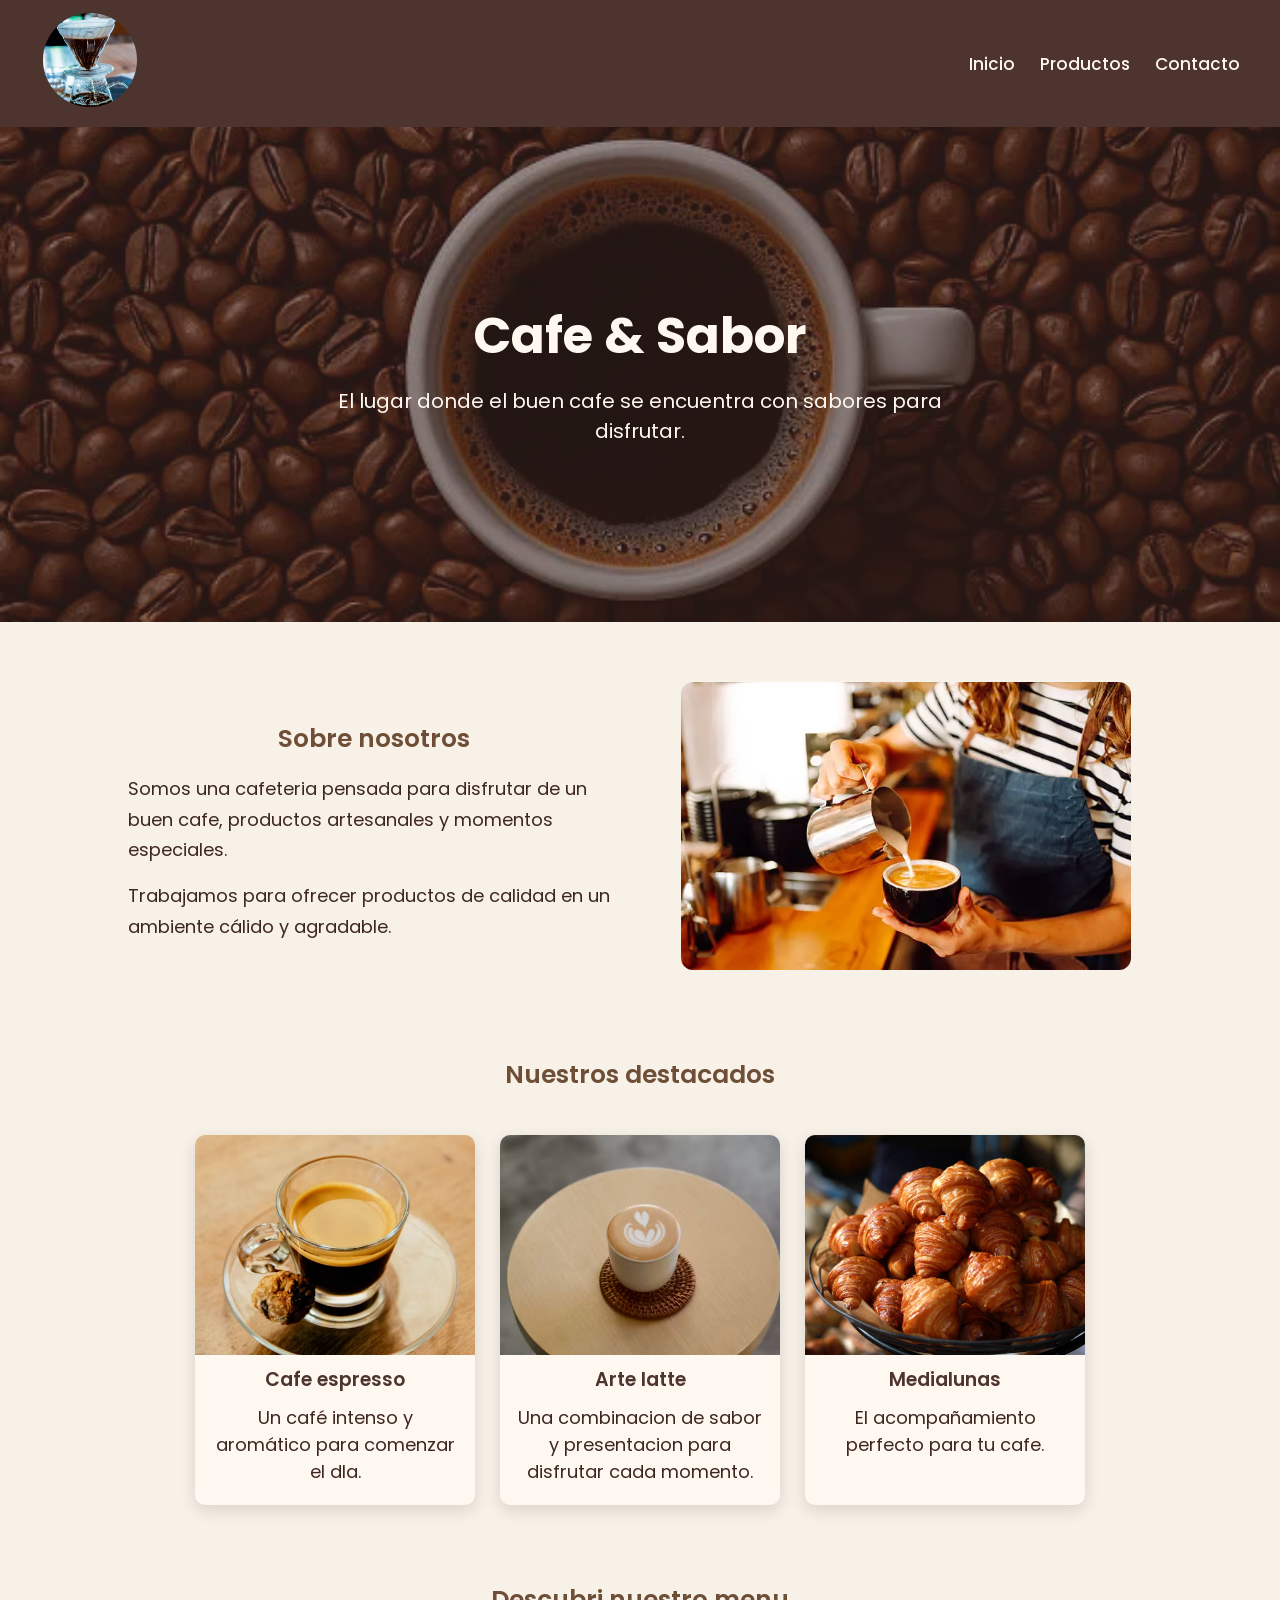
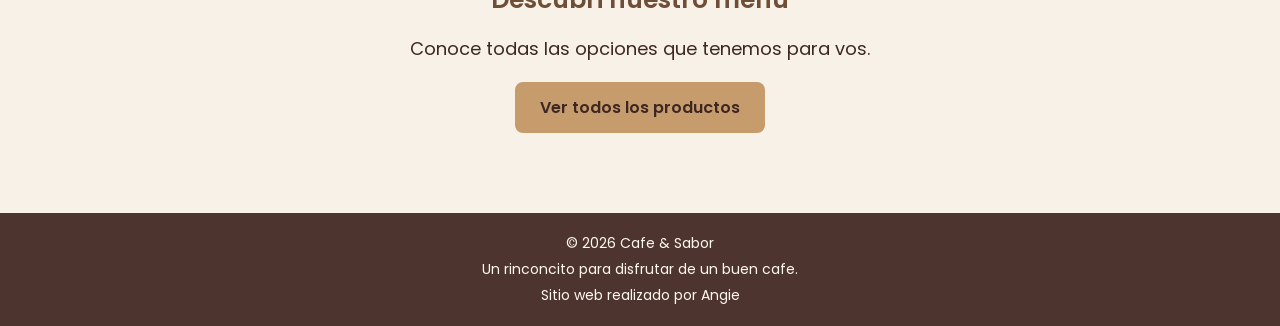
<file: index.html>
<!DOCTYPE html>
<html lang="es">

<head>
    <meta charset="UTF-8">
    <meta name="viewport" content="width=device-width, initial-scale=1.0">
    <link href="https://fonts.googleapis.com/css2?family=Poppins:wght@300;400;500;600;700;800&display=swap" rel="stylesheet">
    <link rel="stylesheet" href="./css/styles.css">
    <title>Cafe & Sabor | Cafeteria</title>
</head>

<body>

    <!-- HEADER -->
    <header>
        <nav>
            <a href="./index.html"> <img src="./imgenes/logo.avif" alt="Logo de Café & Sabor"></a>
            <ul>
                <li> <a href="./index.html">Inicio</a></li>
                <li><a href="./pages/productos.html">Productos</a></li>
                <li><a href="./pages/contacto.html">Contacto</a></li>
            </ul>
        </nav>
    </header>

    <!-- MAIN -->
    
    <main>

        <!-- SECCION DE NUESTRA PRESENTACION -->
        
        <section id="inicio">
            <div>
                <h1> Cafe & Sabor </h1>
                <p> El lugar donde el buen cafe se encuentra con sabores para disfrutar.</p>
            </div>
        </section>


        <!-- SECCION INFORMACION SOBRE NOSOTROS -->
        <section id="nosotros">
            <div>
                <h2>Sobre nosotros</h2>
                <p>Somos una cafeteria pensada para disfrutar de un buen cafe, productos artesanales y momentos especiales.</p>
                <p> Trabajamos para ofrecer productos de calidad en un ambiente cálido y agradable.</p>
            </div>

            <div>
                <img src="./imgenes/barista.webp" alt="Barista preparando café">
            </div>
        </section>


        <!-- SECCION DE LO PRODUCTOS MAS DESTACADOS -->
        <section id="destacados">

            <h2> Nuestros destacados </h2>

            <article>
                <img src="./imgenes/expreso.avif" alt="Cafe espresso">
                <h3> Cafe espresso </h3>
                <p> Un café intenso y aromático para comenzar el dIa. </p>
            </article>

            <article>
                <img src="./imgenes/arte latte.avif" alt="Cafe preparado con arte latte">
                <h3> Arte latte </h3>
                <p>Una combinacion de sabor y presentacion para disfrutar cada momento. </p>
            </article>

            <article>
                <img src="./imgenes/medialunas.jpg" alt="Medialunas">
                <h3> Medialunas </h3>
                <p> El acompañamiento perfecto para tu cafe. </p>
            </article>
        </section>


        <!-- SECCION PARA INVITARLOS A VER PRODUCTOS -->
        <section id="ver-productos">
            <h2> Descubri nuestro menu </h2>
            <p> Conoce todas las opciones que tenemos para vos.</p>
            <a href="./pages/productos.html"> Ver todos los productos </a>
        </section>

    </main>


    <!-- FOOTER -->
    <footer>
        <p>&copy; 2026 Cafe & Sabor</p>
        <p>Un rinconcito para disfrutar de un buen cafe.</p>
        <p>Sitio web realizado por Angie</p>
    </footer>

</body>

</html>
</file>
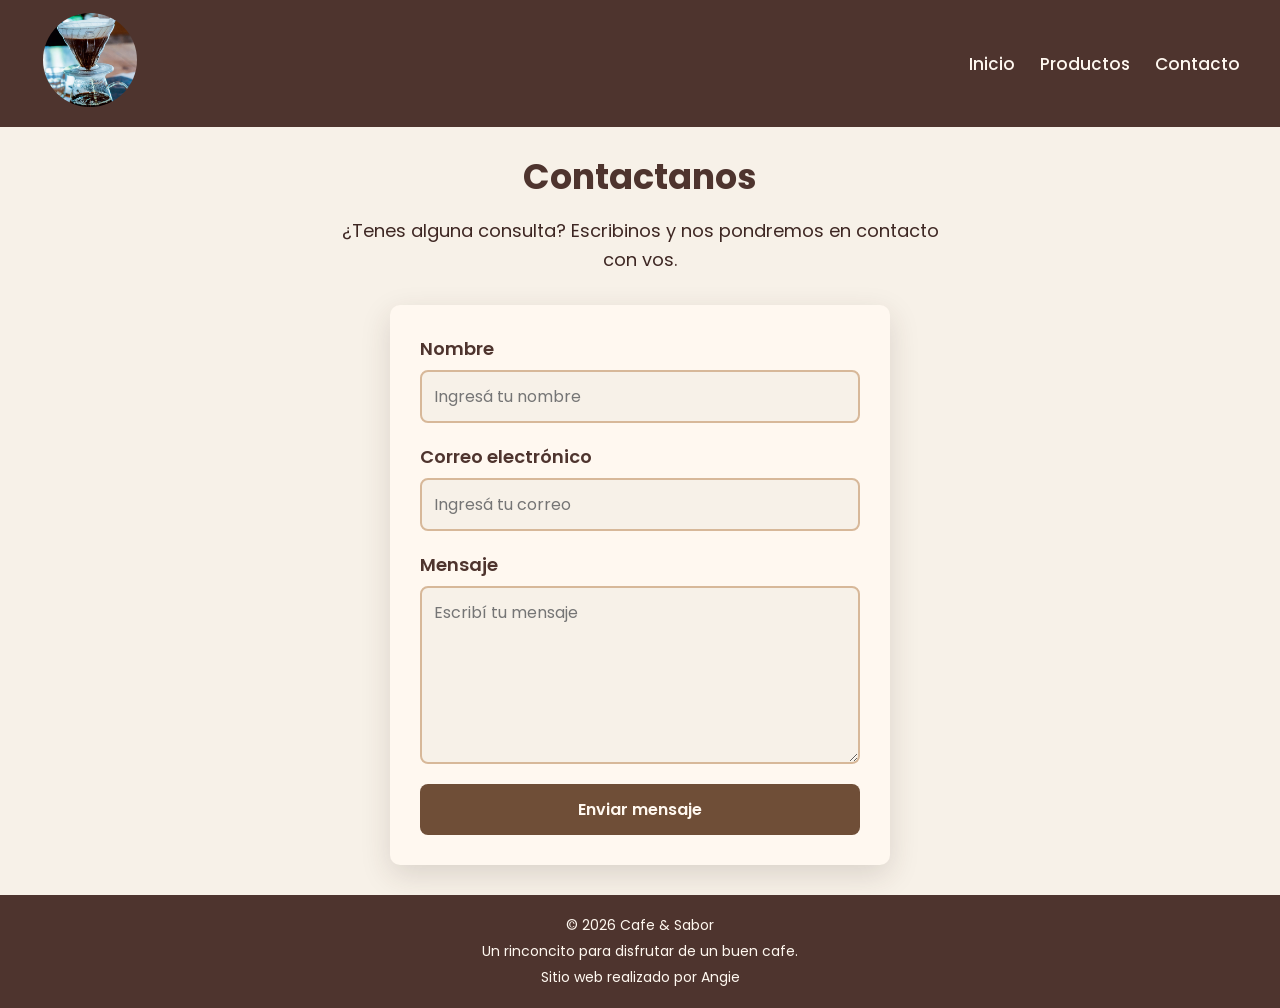
<file: pages/contacto.html>
<!DOCTYPE html>
<html lang="es">

<head>

    <meta charset="UTF-8">
    <meta name="viewport" content="width=device-width, initial-scale=1.0">
    <link href="https://fonts.googleapis.com/css2?family=Poppins:wght@300;400;500;600;700;800&display=swap" rel="stylesheet">
    <link rel="stylesheet" href="../css/styles.css">
    <title>Contacto | Cafe & Sabor</title>

</head>

<body>

    <!-- HEADER -->
    <header>
        <nav>
            <a href="../index.html"> <img src="../imgenes/logo.avif" alt="Logo de Cafe & Sabor"></a>
            <ul>
                <li><a href="../index.html">Inicio</a> </li> 
                <li> <a href="./productos.html">Productos</a> </li>
                <li><a href="./contacto.html">Contacto</a> </li>
            </ul>
        </nav>
    </header>


    <!-- MAIN -->
    <main>

        <section id="contacto">

            <h1>Contactanos</h1>
            <p> ¿Tenes alguna consulta? Escribinos y nos pondremos en contacto con vos.</p>


            <!-- FORMULARIO -->
            <form action="https://formspree.io/f/xjykzavn" method="POST">

                <div>
                    <label for="nombre"> Nombre </label>

                    <input
                        type="text"
                        id="nombre"
                        name="nombre"
                        placeholder="Ingresá tu nombre"
                        required >
                </div>


                <div>
                    <label for="email"> Correo electrónico </label>
                    <input
                        type="email"
                        id="email"
                        name="email"
                        placeholder="Ingresá tu correo"
                        required >
                </div>


                <div>

                    <label for="mensaje"> Mensaje </label>

                    <textarea
                        id="mensaje"
                        name="mensaje"
                        rows="6"
                        placeholder="Escribí tu mensaje"
                        required
                    ></textarea>

                </div>

                <button type="submit">
                    Enviar mensaje
                </button>

            </form>
        </section>

    </main>


    <!-- FOOTER -->
    <footer>
        <p>&copy; 2026 Cafe & Sabor</p>
        <p>Un rinconcito para disfrutar de un buen cafe.</p>
        <p>Sitio web realizado por Angie</p>
    </footer>

</body>

</html>
</file>
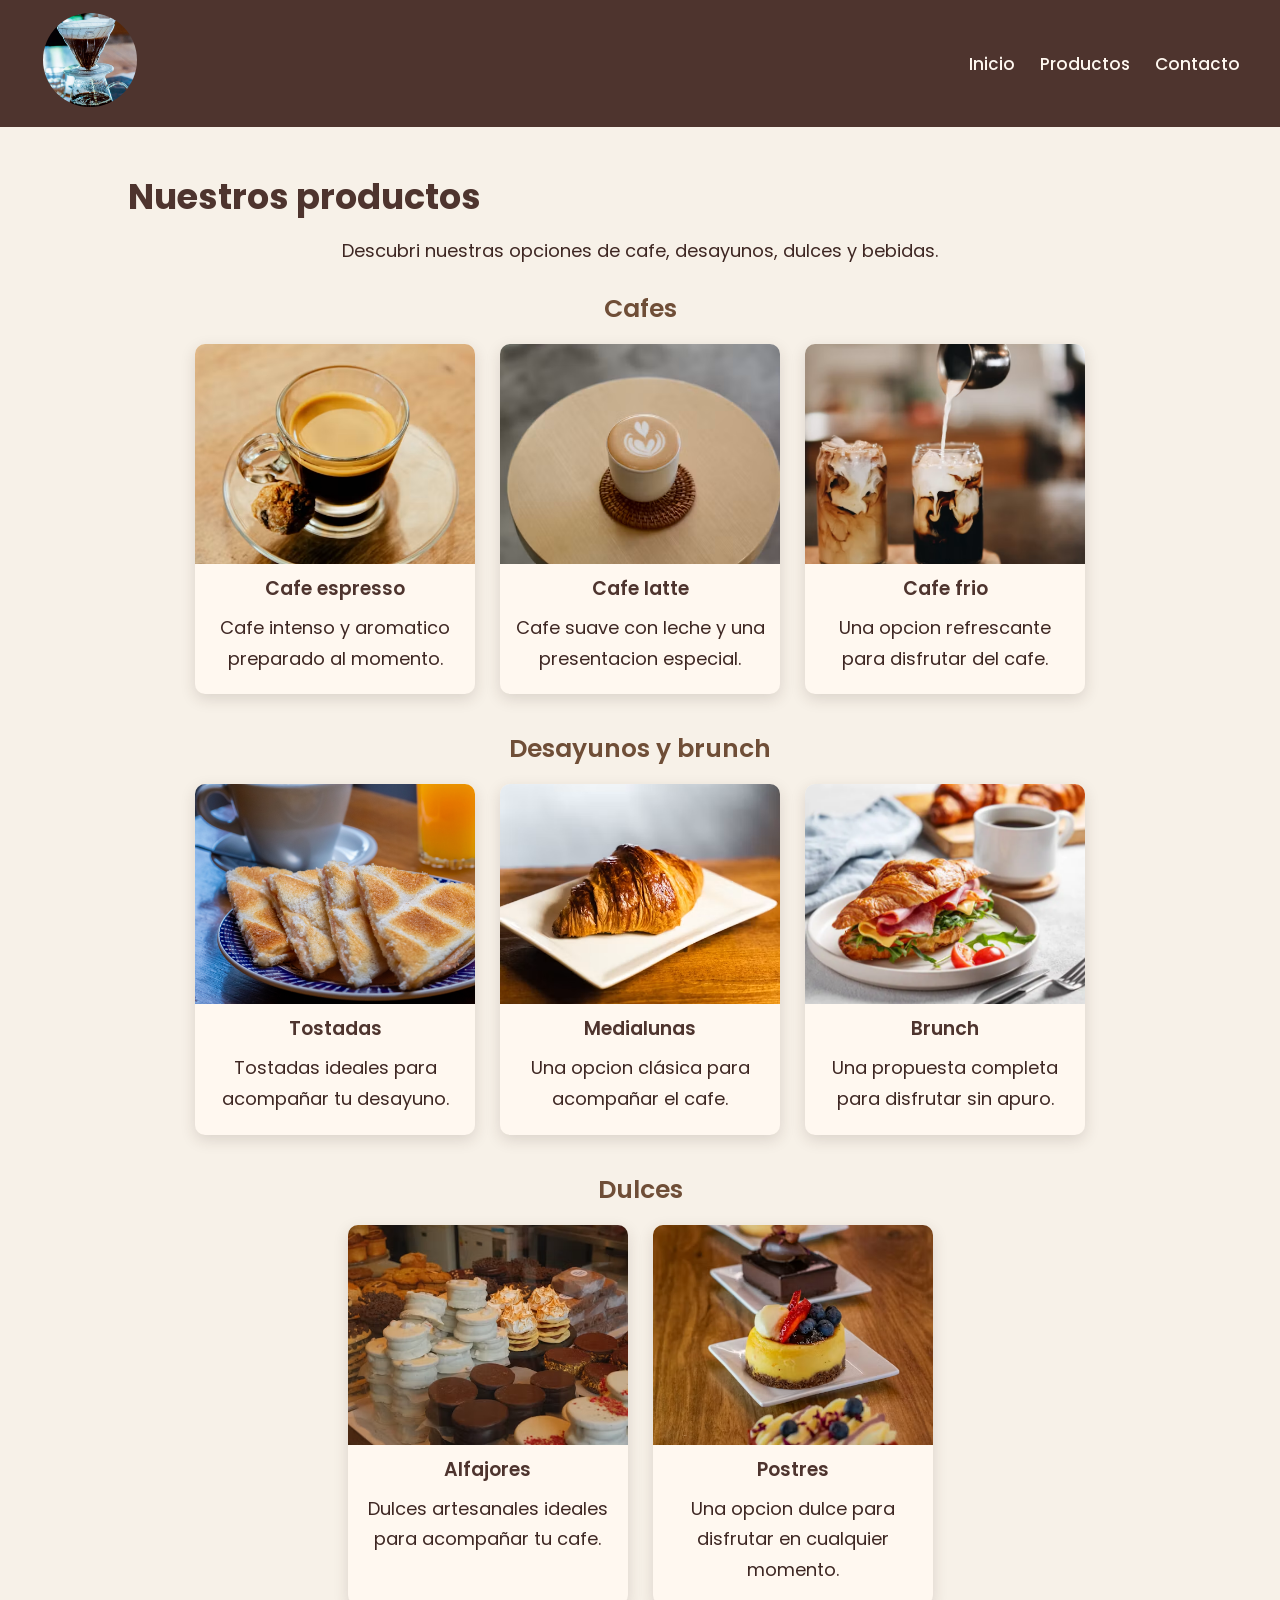
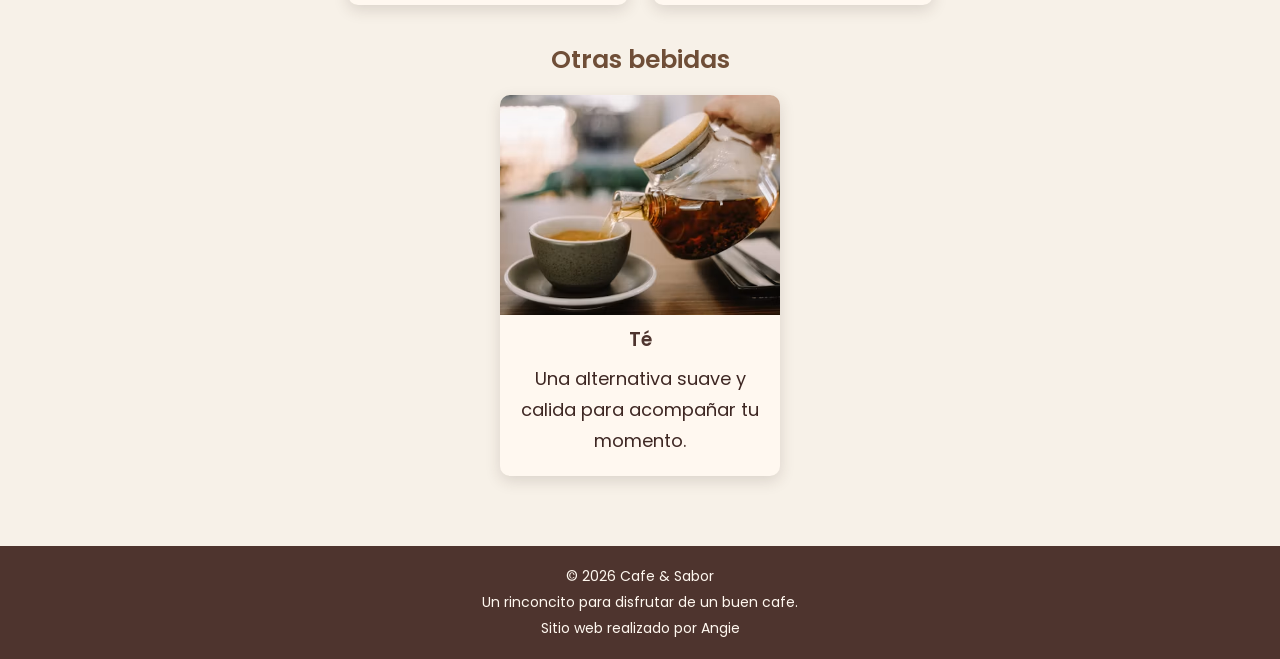
<file: pages/productos.html>
<!DOCTYPE html>
<html lang="es">

<head>
    <meta charset="UTF-8">
    <meta name="viewport" content="width=device-width, initial-scale=1.0">
    <link href="https://fonts.googleapis.com/css2?family=Poppins:wght@300;400;500;600;700;800&display=swap" rel="stylesheet">
    <link rel="stylesheet" href="../css/styles.css">
    <title>Productos | Cafe & Sabor</title>
</head>

<body>

    <!-- HEADER -->
    <header>

        <nav>
            <a href="../index.html"> <img src="../imgenes/logo.avif"alt="Logo de Cafe & Sabor"> </a>
            <ul>
                <li><a href="../index.html">Inicio</a></li>
                <li><a href="./productos.html">Productos</a></li>
                <li><a href="./contacto.html">Contacto</a></li>
            </ul>
        </nav>

    </header>


    <!-- MAIN -->
    <main>

        <section id="productos">
            <h1>Nuestros productos</h1>
            <p>Descubri nuestras opciones de cafe, desayunos, dulces y bebidas.</p>


            <!-- CAFES -->
            <section>
                <h2>Cafes</h2>
                <div class="catalogo-productos">

                    <article class="producto">
                        <img src="../imgenes/expreso.avif" alt="Cafe espresso">
                        <h3>Cafe espresso</h3>
                        <p>Cafe intenso y aromatico preparado al momento.</p>
                    </article>

                    <article class="producto">
                        <img src="../imgenes/arte latte.avif"alt="Cafe latte">
                        <h3>Cafe latte</h3>
                        <p>Cafe suave con leche y una presentacion especial.</p>
                    </article>

                    <article class="producto">
                        <img src="../imgenes/coffe ice.avif"alt="Café frio">
                        <h3>Cafe frio</h3>
                        <p>Una opcion refrescante para disfrutar del cafe.</p>
                    </article>


                </div>
            </section>


            <!-- DESAYUNOS Y BRUNCH -->
            <section>
                <h2>Desayunos y brunch</h2>
                <div class="catalogo-productos">

                    <article class="producto">
                        <img src="../imgenes/tostadas.jpg" alt="Tostadas">
                        <h3>Tostadas</h3>
                        <p>Tostadas ideales para acompañar tu desayuno.</p>
                    </article>

                    <article class="producto">
                        <img src="../imgenes/medialuna.avif"alt="Medialuna">
                        <h3> Medialunas </h3>
                        <p> Una opcion clásica para acompañar el cafe. </p>
                    </article>

                    <article class="producto">
                        <img src="../imgenes/brunch.webp" alt="Desayuno brunch">
                        <h3>Brunch</h3>
                        <p>Una propuesta completa para disfrutar sin apuro.</p>
                    </article>

                </div>
            </section>


            <!-- ALFAJORES-->
            <section>
                <h2> Dulces </h2>


                <div class="catalogo-productos">

                    <article class="producto">
                        <img src="../imgenes/alfajores.avif" alt="Alfajores">
                        <h3> Alfajores </h3>
                        <p> Dulces artesanales ideales para acompañar tu cafe.</p>
                    </article>

                    <article class="producto">
                        <img src="../imgenes/torta porciones.avif" alt="Porcion de torta">
                        <h3> Postres </h3>
                        <p>Una opcion dulce para disfrutar en cualquier momento.</p>
                    </article>

                </div>
            </section>


            <!-- BEBIDAS -->
            <section>
                <h2>Otras bebidas</h2>

                <div class="catalogo-productos">

                    <article class="producto">
                        <img src="../imgenes/te.avif" alt="Te">
                        <h3> Té </h3>
                        <p> Una alternativa suave y calida para acompañar tu momento.</p>
                    </article>

                </div>
            </section>

        </section>

    </main>


    <!-- FOOTER -->
    <footer>

        <p>&copy; 2026 Cafe & Sabor</p>
        <p>Un rinconcito para disfrutar de un buen cafe.</p>
        <p>Sitio web realizado por Angie</p>

    </footer>

</body>

</html>
</file>
<file: css/styles.css>
* {
    margin: 0;
    padding: 0;
    box-sizing: border-box;
}

html {
    font-size: 62.5%;
}

body {
    font-family: "Poppins", sans-serif;
    font-size: 1.8rem;
    background-color: #f7f1e8;
    color: #3e2723;
    display: flex;
    flex-direction: column;

    min-height: 100vh;
}


/* -------------------------------------------------------------------------- */
/*                                  HEADER                                    */
/* -------------------------------------------------------------------------- */

header {
    width: 100%;
    background-color: #4e342e;
    color: #fff8f0;
    padding: 1rem 4rem;
}

nav {
    display: flex;
    justify-content: space-between;
    align-items: center;
}

nav > a {
    text-decoration: none;
}

nav img {
    width: 10rem;
    height: 10rem;
    object-fit: cover;
    border-radius: 50%;
    padding: 0.3rem;
}

nav ul {
    list-style: none;
    display: flex;
    align-items: center;
    gap: 2.5rem;
}


nav ul a {
    color: #fff8f0;
    text-decoration: none;
    font-size: 1.7rem;
    font-weight: 500;
    transition: color 0.3s ease;
}

nav ul a:hover {
    color: #d7b899;
}


/* -------------------------------------------------------------------------- */
/*                                    MAIN                                    */
/* -------------------------------------------------------------------------- */

main {
    width: 80%;
    margin: 0 auto;
    padding-bottom: 3rem;
    flex: 1;
}

h1 {
    font-size: 3.5rem;
    font-weight: 700;
    line-height: 1.15;
    margin: 3rem 0 2rem;
    color: #4e342e;
}

h2 {
    font-size: 2.5rem;
    font-weight: 600;
    line-height: 1.2;
    text-align: center;
    margin: 3rem 0 2rem;
    color: #6f4e37;
}


h3 {
    font-size: 1.9rem;
    font-weight: 600;
    color: #4e342e;
}


/* -------------------------------------------------------------------------- */
/*                                    HOME                                    */
/* -------------------------------------------------------------------------- */

#inicio {
    width: 100vw;
    min-height: 55vh;
    margin-left: calc(50% - 50vw);
    display: flex;
    justify-content: center;
    align-items: center;
    text-align: center;
    padding: 5rem 2rem;
    background:
        linear-gradient(
            rgba(62, 39, 35, 0.55),
            rgba(62, 39, 35, 0.55)
        ),
        url("../imgenes/cafey\ granos.webp");
    background-size: cover;
    background-position: center;
}


#inicio h1 {
    color: #fff8f0;
    font-size: 5rem;
}

#inicio p {
    color: #fff8f0;
    font-size: 2rem;
    max-width: 65rem;
    margin: 0 auto 2.5rem;
}


#inicio a,
#ver-productos a {
    display: inline-block;
    background-color: #c69c6d;
    color: #3e2723;
    text-decoration: none;
    font-size: 1.6rem;
    font-weight: 600;
    padding: 1.3rem 2.5rem;
    border-radius: 0.8rem;
    transition: background-color 0.3s ease;
}


#inicio a:hover,
#ver-productos a:hover {
    background-color: #d7b899;
}


/* sobre nosotros*/

#nosotros {
    display: flex;
    justify-content: space-between;
    align-items: center;
    gap: 4rem;
    padding: 6rem 0;
}

#nosotros > div {
    flex: 1;
}

#nosotros p {
    line-height: 1.7;
    margin-bottom: 1.5rem;
}

#nosotros img {
    width: 100%;
    max-width: 45rem;
    display: block;
    margin: 0 auto;
    border-radius: 1.2rem;
    object-fit: cover;
}

/* Destacados */

#destacados {
    display: flex;
    justify-content: center;
    flex-wrap: wrap;
    gap: 2.5rem;
}

#destacados h2 {
    width: 100%;
}

/* Tarjetas */

#destacados article {
    background-color: #fff8f0;
    width: 28rem;
    border-radius: 1rem;
    overflow: hidden;
    padding-bottom: 2rem;
    box-shadow: 0 0.5rem 1.5rem rgba(62, 39, 35, 0.15);
    display: flex;
    flex-direction: column;
    align-items: center;
    gap: 1rem;
    text-align: center;
}


#destacados article img {
    width: 100%;
    height: 22rem;
    object-fit: cover;
}


#destacados article p {
    padding: 0 1.5rem;
    line-height: 1.5;
}

#ver-productos {
    text-align: center;
    padding: 5rem 2rem;
}

#ver-productos p {
    margin-bottom: 2rem;
}


#productos {
    padding-top: 2rem;
}

#productos > p {
    text-align: center;
    margin-bottom: 3rem;
}


/* catalogo  de productos */

.catalogo-productos {
    display: flex;
    justify-content: center;
    flex-wrap: wrap;
    gap: 2.5rem;
    margin-bottom: 4rem;
}


/* Producto */

.producto {
    background-color: #fff8f0;
    width: 28rem;
    border-radius: 1rem;
    overflow: hidden;
    padding-bottom: 2rem;
    box-shadow: 0 0.5rem 1.5rem rgba(62, 39, 35, 0.15);
    display: flex;
    flex-direction: column;
    align-items: center;
    gap: 1rem;
    text-align: center;
}


.producto img {
    width: 100%;
    height: 22rem;
    object-fit: cover;
}


.producto p {
    padding: 0 1.5rem;
    line-height: 1.7;
}


/* -------------------------------------------------------------------------- */
/*                                CONTACTO                                  */
/* -------------------------------------------------------------------------- */

#contacto {
    width: 100%;
    display: flex;
    flex-direction: column;
    align-items: center;
    text-align: center;
}


#contacto > p {
    max-width: 60rem;
    line-height: 1.6;
    margin-bottom: 3rem;
}


/* Formulario */

#contacto form {
    background-color: #fff8f0;
    width: 100%;
    max-width: 50rem;
    padding: 3rem;
    border-radius: 1rem;
    box-shadow: 0 1rem 3rem rgba(62, 39, 35, 0.15);
    text-align: left;
}


#contacto form > div {
    display: flex;
    flex-direction: column;
    gap: 0.8rem;
    margin-bottom: 2rem;
}


#contacto label {
    font-weight: 600;
    color: #4e342e;
}


#contacto input,
#contacto textarea {
    width: 100%;
    padding: 1.2rem;
    font-family: "Poppins", sans-serif;
    font-size: 1.6rem;
    color: #3e2723;
    background-color: #f7f1e8;
    border: 0.2rem solid #d7b899;
    border-radius: 0.8rem;
    outline: none;
}


#contacto input:focus,
#contacto textarea:focus {
    border-color: #6f4e37;
}


#contacto textarea {
    min-height: 12rem;
    resize: vertical;
}


/* Botón */

#contacto button {
    width: 100%;
    border: none;
    background-color: #6f4e37;
    color: #fff8f0;
    font-family: "Poppins", sans-serif;
    font-size: 1.6rem;
    font-weight: 600;
    padding: 1.3rem;
    border-radius: 0.8rem;
    cursor: pointer;
    transition: background-color 0.3s ease;
}


#contacto button:hover {
    background-color: #4e342e;
}


/* -------------------------------------------------------------------------- */
/*                                  FOOTER                                    */
/* -------------------------------------------------------------------------- */

footer {
    width: 100%;
    background-color: #4e342e;
    color: #fff8f0;
    padding: 2rem 4rem;
    text-align: center;
    display: flex;
    justify-content: center;
    align-items: center;
    flex-direction: column;
    gap: 0.5rem;
}


footer p {
    font-size: 1.4rem;
}


/* -------------------------------------------------------------------------- */
/*                              MEDIA QUERIES                                 */
/* -------------------------------------------------------------------------- */

@media (max-width: 600px) {

    main {
        width: 92%;
    }


    header {
        padding: 1rem 2rem;
    }


    nav {
        flex-direction: column;
        gap: 1.5rem;
    }


    nav ul {
        flex-direction: column;
        gap: 1rem;
    }


    nav img {
        width: 8rem;
    }


    #inicio {
        min-height: 45vh;
        padding: 3rem 1.5rem;
    }


    #inicio h1 {
        font-size: 3.2rem;
    }


    #inicio p {
        font-size: 1.7rem;
    }


    #nosotros {
        flex-direction: column;
        text-align: center;
    }


    #destacados article,
    .producto {
        width: 100%;
        max-width: 35rem;
    }


    #contacto form {
        padding: 2rem;
    }


    footer {
        padding: 2rem;
    }

}
</file>
